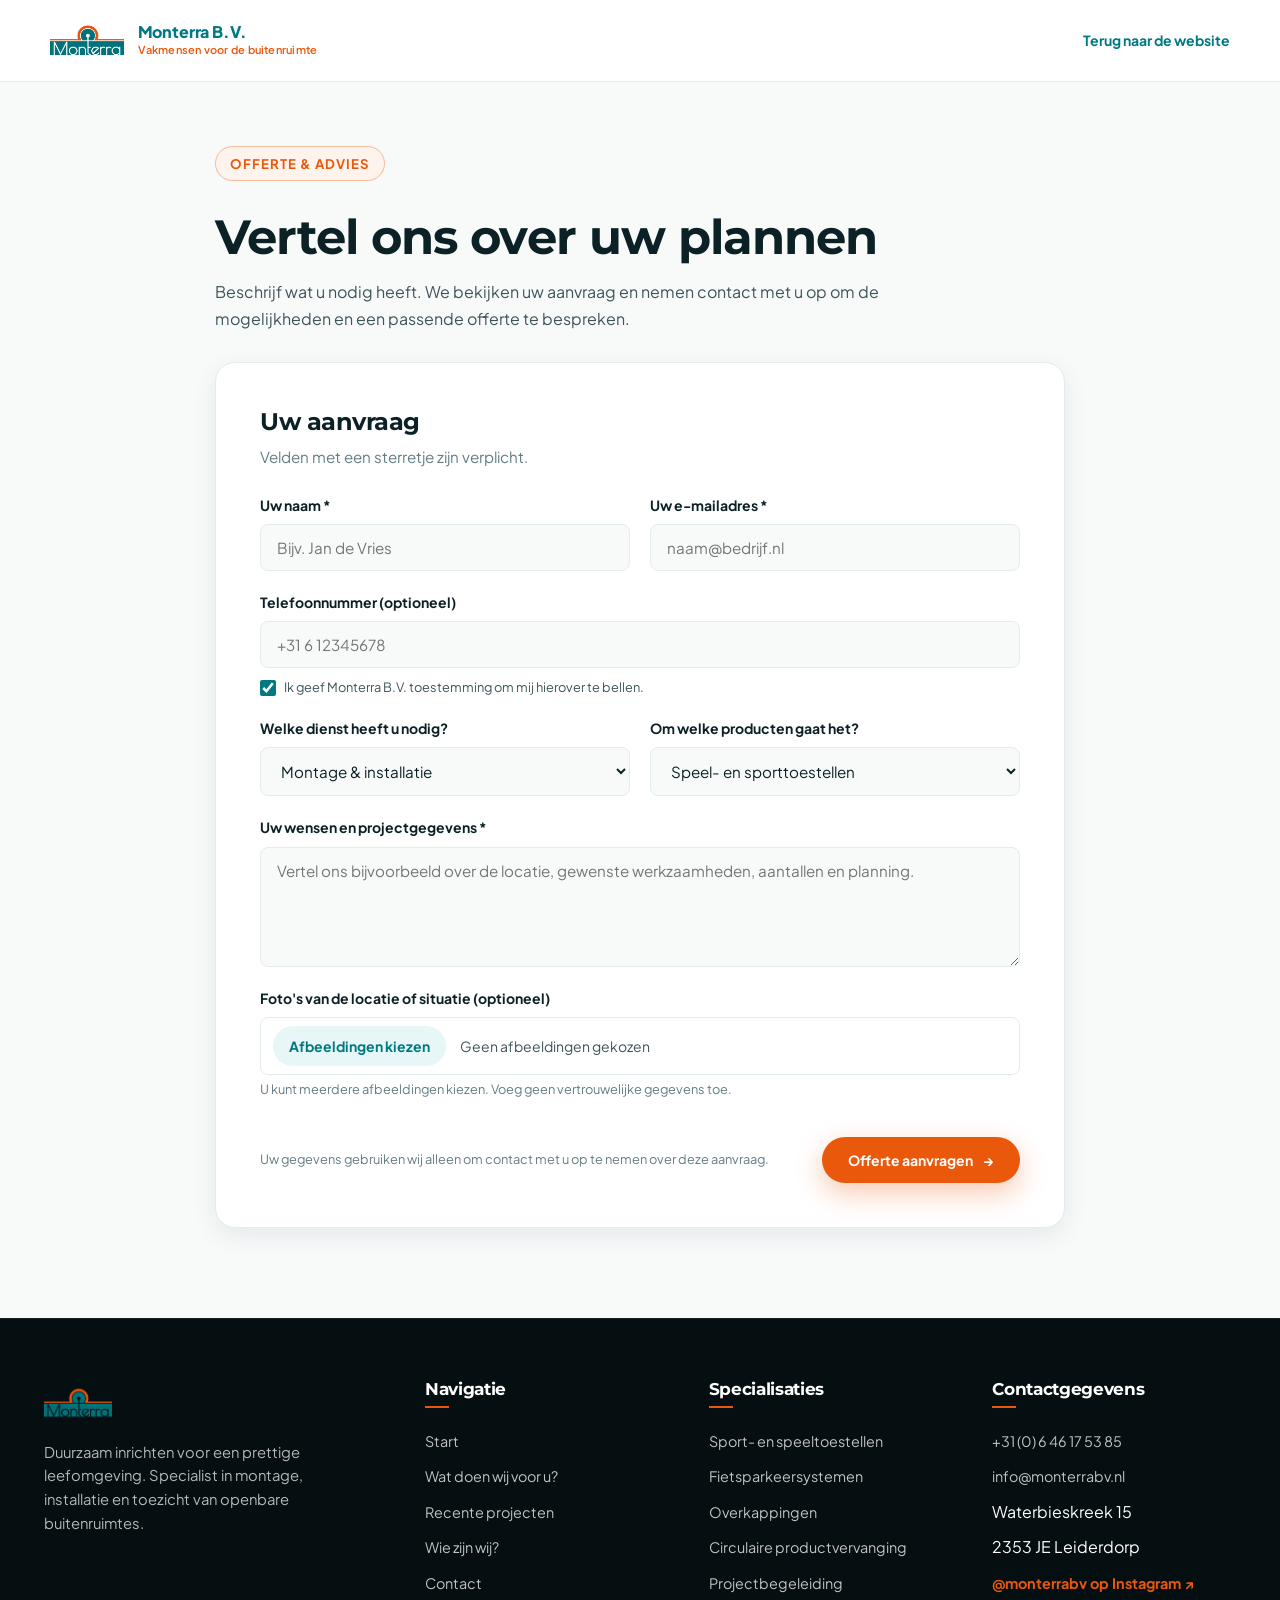
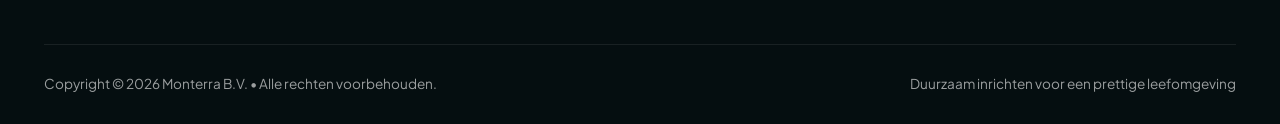
<file: offerte.html>
<!doctype html>
<html lang="nl">
<head>
  <meta charset="utf-8">
  <meta name="viewport" content="width=device-width, initial-scale=1">
  <meta name="description" content="Vraag een offerte of advies aan bij Monterra B.V.">
  <title>Offerte of advies aanvragen | Monterra B.V.</title>
  <link rel="stylesheet" href="styles.css">
</head>
<body class="quote-page">
  <header class="quote-header">
    <a href="index.html" class="brand-link" aria-label="Monterra B.V. startpagina">
      <picture>
        <source srcset="assets/optimized/monterra-logo.webp" type="image/webp">
        <img src="assets/optimized/monterra-logo.png" alt="Monterra B.V. logo" class="brand-logo-img">
      </picture>
      <div class="brand-text-block">
        <span class="brand-name">Monterra B.V.</span>
        <span class="brand-tagline-small">Vakmensen voor de buitenruimte</span>
      </div>
    </a>
    <a href="index.html#contact" class="quote-back-link">Terug naar de website</a>
  </header>
  <main class="quote-main">
    <div class="quote-intro">
      <span class="section-tag tag-orange">Offerte & advies</span>
      <h1>Vertel ons over uw plannen</h1>
      <p>Beschrijf wat u nodig heeft. We bekijken uw aanvraag en nemen contact met u op om de mogelijkheden en een passende offerte te bespreken.</p>
    </div>
    <section class="contact-form-box quote-form-box" aria-labelledby="quoteFormTitle">
      <h2 id="quoteFormTitle">Uw aanvraag</h2>
      <p>Velden met een sterretje zijn verplicht.</p>
      <form id="quoteForm">
        <div class="form-grid">
          <div class="form-group">
            <label for="quoteName" class="form-label">Uw naam *</label>
            <input type="text" id="quoteName" class="form-control" placeholder="Bijv. Jan de Vries" autocomplete="name" required>
          </div>
          <div class="form-group">
            <label for="quoteEmail" class="form-label">Uw e-mailadres *</label>
            <input type="email" id="quoteEmail" class="form-control" placeholder="naam@bedrijf.nl" autocomplete="email" required>
          </div>
          <div class="form-group full-width">
            <label for="quotePhone" class="form-label">Telefoonnummer (optioneel)</label>
            <input type="tel" id="quotePhone" class="form-control" placeholder="+31 6 12345678" autocomplete="tel">
            <div class="form-consent-inline"><input type="checkbox" id="quoteCallConsent" checked><label for="quoteCallConsent">Ik geef Monterra B.V. toestemming om mij hierover te bellen.</label></div>
          </div>
          <div class="form-group">
            <label for="quoteService" class="form-label">Welke dienst heeft u nodig?</label>
            <select id="quoteService" class="form-control">
              <option>Montage & installatie</option>
              <option>Circulair en duurzaam vervangen</option>
              <option>Projectbegeleiding en planning</option>
              <option>Onderhoudscontroles</option>
              <option>Anders, graag in overleg</option>
            </select>
          </div>
          <div class="form-group">
            <label for="quoteCategory" class="form-label">Om welke producten gaat het?</label>
            <select id="quoteCategory" class="form-control">
              <option>Speel- en sporttoestellen</option>
              <option>Overkappingen en shelters</option>
              <option>Fietsparkeren</option>
              <option>Straatmeubilair</option>
              <option>Anders, graag in overleg</option>
            </select>
          </div>
          <div class="form-group full-width">
            <label for="quoteMessage" class="form-label">Uw wensen en projectgegevens *</label>
            <textarea id="quoteMessage" class="form-control" placeholder="Vertel ons bijvoorbeeld over de locatie, gewenste werkzaamheden, aantallen en planning." required></textarea>
          </div>
          <div class="form-group full-width">
            <label for="quoteImages" class="form-label">Foto's van de locatie of situatie (optioneel)</label>
            <div class="form-file-picker">
              <input type="file" id="quoteImages" class="form-file-input" accept="image/*" multiple>
              <label for="quoteImages" class="form-file-button">Afbeeldingen kiezen</label>
              <span id="quoteImageFileNames" class="form-file-names">Geen afbeeldingen gekozen</span>
            </div>
            <span class="form-privacy-note">U kunt meerdere afbeeldingen kiezen. Voeg geen vertrouwelijke gegevens toe.</span>
            <div id="quoteImagePreview" class="quote-image-preview" aria-live="polite"></div>
          </div>
        </div>
        <div class="form-submit-row">
          <span class="form-privacy-note">Uw gegevens gebruiken wij alleen om contact met u op te nemen over deze aanvraag.</span>
          <button type="submit" class="btn-primary"><span>Offerte aanvragen</span><span aria-hidden="true">→</span></button>
        </div>
      </form>
    </section>
    <div id="quoteConfirmation" class="quote-confirmation" role="status" aria-live="polite" hidden>
      <span class="quote-confirmation-icon" aria-hidden="true">✓</span>
      <div><strong>Uw aanvraagstatus</strong><br><span class="quote-confirmation-message">Uw e-mailprogramma is geopend met uw aanvraag. Verstuur de e-mail daar om uw gegevens bij Monterra af te leveren.</span></div>
    </div>
  </main>
  <footer class="site-footer" role="contentinfo">
    <div class="container">
      <div class="footer-top">
        <div class="footer-brand">
          <picture>
            <source srcset="assets/optimized/monterra-logo.webp" type="image/webp">
            <img src="assets/optimized/monterra-logo.png" alt="Monterra B.V." style="height: 48px; width: auto;">
          </picture>
          <p>Duurzaam inrichten voor een prettige leefomgeving. Specialist in montage, installatie en toezicht van openbare buitenruimtes.</p>
        </div>
        <div class="footer-col">
          <h4>Navigatie</h4>
          <ul class="footer-links">
            <li><a href="index.html#home">Start</a></li>
            <li><a href="index.html#diensten">Wat doen wij voor u?</a></li>
            <li><a href="index.html#projecten">Recente projecten</a></li>
            <li><a href="index.html#over-ons">Wie zijn wij?</a></li>
            <li><a href="index.html#contact">Contact</a></li>
          </ul>
        </div>
        <div class="footer-col">
          <h4>Specialisaties</h4>
          <ul class="footer-links">
            <li><a href="index.html#diensten">Sport- en speeltoestellen</a></li>
            <li><a href="index.html#diensten">Fietsparkeersystemen</a></li>
            <li><a href="index.html#diensten">Overkappingen</a></li>
            <li><a href="index.html#diensten">Circulaire productvervanging</a></li>
            <li><a href="index.html#diensten">Projectbegeleiding</a></li>
          </ul>
        </div>
        <div class="footer-col">
          <h4>Contactgegevens</h4>
          <ul class="footer-links">
            <li><a href="tel:+31646175385">+31 (0) 6 46 17 53 85</a></li>
            <li><a href="mailto:info@monterrabv.nl">info@monterrabv.nl</a></li>
            <li><span>Waterbieskreek 15</span></li>
            <li><span>2353 JE Leiderdorp</span></li>
            <li><a href="https://www.instagram.com/monterrabv/" target="_blank" rel="noopener noreferrer" style="color: var(--color-primary); font-weight: 700;">@monterrabv op Instagram ↗</a></li>
          </ul>
        </div>
      </div>
      <div class="footer-bottom">
        <div>Copyright © 2026 Monterra B.V. • Alle rechten voorbehouden.</div>
        <div>Duurzaam inrichten voor een prettige leefomgeving</div>
      </div>
    </div>
  </footer>
  <script>
    document.getElementById('quoteForm').addEventListener('submit', function (event) {
      event.preventDefault();
      const value = (id) => document.getElementById(id).value.trim();
      const name = value('quoteName');
      const email = value('quoteEmail');
      const phone = value('quotePhone') || 'Niet opgegeven';
      const service = value('quoteService');
      const category = value('quoteCategory');
      const consent = document.getElementById('quoteCallConsent').checked ? 'Ja' : 'Nee';
      const message = value('quoteMessage');
      const files = Array.from(document.getElementById('quoteImages').files);
      const attachmentList = files.length ? files.map((file) => `- ${file.name}`).join('\n') : 'Geen';
      const subject = encodeURIComponent('Offerteaanvraag via de website');
      const body = `Naam: ${name}\nE-mailadres: ${email}\nTelefoonnummer: ${phone}\nToestemming om te bellen: ${consent}\nDienst: ${service}\nProductcategorie: ${category}\n\nWensen en projectgegevens:\n${message}\n\nGeselecteerde afbeeldingen:\n${attachmentList}`;
      const showConfirmation = (text) => {
        const confirmation = document.getElementById('quoteConfirmation');
        confirmation.querySelector('.quote-confirmation-message').textContent = text;
        confirmation.hidden = false;
        confirmation.scrollIntoView({ behavior: 'smooth', block: 'nearest' });
      };
      if (files.length && navigator.canShare && navigator.canShare({ files }) && navigator.share) {
        navigator.share({ files, title: 'Offerteaanvraag Monterra B.V.', text: body })
          .then(() => showConfirmation('Uw aanvraag en afbeeldingen zijn gedeeld.'))
          .catch((error) => {
            if (error.name !== 'AbortError') showConfirmation('Het delen is niet gelukt. Kies uw afbeeldingen opnieuw of neem contact met ons op via info@monterrabv.nl.');
          });
      } else {
        const imageNote = files.length ? '\n\nVoeg de geselecteerde afbeeldingen handmatig toe aan de e-mail.' : '';
        window.location.href = `mailto:info@monterrabv.nl?subject=${subject}&body=${encodeURIComponent(body + imageNote)}`;
        showConfirmation(files.length
          ? 'Uw e-mailprogramma is geopend. Voeg de geselecteerde afbeeldingen handmatig toe aan de e-mail voordat u deze verstuurt.'
          : 'Uw e-mailprogramma is geopend met uw aanvraag. Verstuur de e-mail daar om uw aanvraag bij Monterra af te leveren.');
      }
    });
    document.getElementById('quoteImages').addEventListener('change', function () {
      const preview = document.getElementById('quoteImagePreview');
      const fileNames = document.getElementById('quoteImageFileNames');
      preview.replaceChildren();
      const files = Array.from(this.files);
      fileNames.textContent = files.length
        ? `${files.length} afbeelding${files.length === 1 ? '' : 'en'} gekozen`
        : 'Geen afbeeldingen gekozen';
      files.forEach((file) => {
        if (!file.type.startsWith('image/')) return;
        const card = document.createElement('div');
        card.className = 'quote-image-item';
        const image = document.createElement('img');
        image.src = URL.createObjectURL(file);
        image.alt = `Voorbeeld van ${file.name}`;
        const caption = document.createElement('span');
        caption.textContent = file.name;
        card.append(image, caption);
        preview.append(card);
      });
      if (files.length) {
        const summary = document.createElement('p');
        summary.className = 'quote-image-count';
        summary.textContent = `${files.length} afbeelding${files.length === 1 ? '' : 'en'} geselecteerd.`;
        preview.prepend(summary);
      }
    });
  </script>
</body>
</html>
</file>
<file: styles.css>
/* ==========================================================================
   MONTERRA B.V. - MODERN PROFESSIONAL REDESIGN
   Color Palette:
   - Primary: #EA580B (Terracotta / Horizon Orange)
   - Secondary: #017982 (Ocean Pine / Deep Teal)
   - Extended Palette: Built for optimal contrast, readability, and elegance
   ========================================================================== */

@import url('https://fonts.googleapis.com/css2?family=Montserrat:ital,wght@0,300;0,400;0,500;0,600;0,700;0,800;1,400&family=Plus+Jakarta+Sans:wght@400;500;600;700;800&display=swap');

:root {
  /* Brand Core Colors */
  --color-primary: #EA580B;
  --color-primary-hover: #C84805;
  --color-primary-active: #A63A02;
  --color-primary-light: #FFF4ED;
  --color-primary-surface: #FEEADB;
  --color-primary-glow: rgba(234, 88, 11, 0.25);
  --color-primary-border: rgba(234, 88, 11, 0.35);

  --color-secondary: #017982;
  --color-secondary-hover: #015E65;
  --color-secondary-light: #E7F6F7;
  --color-secondary-surface: #D0EFF2;
  --color-secondary-glow: rgba(1, 121, 130, 0.25);
  --color-secondary-border: rgba(1, 121, 130, 0.25);

  /* Deep Tones & Canvas */
  --color-deep-base: #071518;
  --color-deep-surface: #0E252A;
  --color-deep-card: #15343B;
  --color-deep-border: rgba(255, 255, 255, 0.1);

  --color-canvas: #F8FAFA;
  --color-canvas-alt: #F0F5F6;
  --color-surface-white: #FFFFFF;
  --color-surface-border: #E2ECEE;

  /* Typography */
  --color-text-main: #0C2126;
  --color-text-body: #3E545A;
  --color-text-muted: #647D84;
  --color-text-light: #E2EFF1;
  --color-text-white: #FFFFFF;

  /* Spacing & Radii */
  --radius-sm: 8px;
  --radius-md: 14px;
  --radius-lg: 20px;
  --radius-xl: 28px;
  --radius-full: 9999px;

  /* Shadows */
  --shadow-sm: 0 2px 8px rgba(12, 33, 38, 0.04);
  --shadow-md: 0 8px 24px rgba(12, 33, 38, 0.08);
  --shadow-lg: 0 16px 40px rgba(12, 33, 38, 0.12);
  --shadow-hover: 0 20px 48px rgba(1, 121, 130, 0.15);
  --shadow-primary: 0 10px 28px rgba(234, 88, 11, 0.32);

  /* Transitions */
  --transition-fast: 180ms cubic-bezier(0.16, 1, 0.3, 1);
  --transition-normal: 280ms cubic-bezier(0.16, 1, 0.3, 1);
  --transition-slow: 450ms cubic-bezier(0.16, 1, 0.3, 1);
}

/* Base Styles */
*, *::before, *::after {
  box-sizing: border-box;
  margin: 0;
  padding: 0;
}

html {
  scroll-behavior: smooth;
  font-family: 'Plus Jakarta Sans', 'Montserrat', -apple-system, BlinkMacSystemFont, 'Segoe UI', Roboto, sans-serif;
  color: var(--color-text-main);
  background-color: var(--color-canvas);
  -webkit-font-smoothing: antialiased;
  -moz-osx-font-smoothing: grayscale;
}

body {
  line-height: 1.6;
  overflow-x: hidden;
  background-color: var(--color-canvas);
}

img {
  max-width: 100%;
  height: auto;
  display: block;
}

a {
  color: inherit;
  text-decoration: none;
  transition: color var(--transition-fast);
}

button, input, textarea, select {
  font-family: inherit;
}

.container {
  width: 100%;
  max-width: 1240px;
  margin-left: auto;
  margin-right: auto;
  padding-left: 24px;
  padding-right: 24px;
}

/* Typography Helpers */
h1, h2, h3, h4, h5, h6 {
  font-family: 'Montserrat', sans-serif;
  color: var(--color-text-main);
  line-height: 1.25;
  font-weight: 700;
  letter-spacing: -0.02em;
}

.section-tag {
  display: inline-flex;
  align-items: center;
  gap: 8px;
  padding: 6px 14px;
  background-color: var(--color-secondary-light);
  color: var(--color-secondary);
  border-radius: var(--radius-full);
  font-size: 0.825rem;
  font-weight: 700;
  text-transform: uppercase;
  letter-spacing: 0.08em;
  margin-bottom: 16px;
  border: 1px solid var(--color-secondary-border);
}

.section-tag.tag-orange {
  background-color: var(--color-primary-light);
  color: var(--color-primary);
  border-color: var(--color-primary-border);
}

.section-title {
  font-size: clamp(2rem, 3.5vw, 2.75rem);
  margin-bottom: 16px;
  color: var(--color-text-main);
}

.section-subtitle {
  font-size: 1.125rem;
  color: var(--color-text-body);
  max-width: 680px;
  line-height: 1.65;
}

/* ==========================================================================
   NAVIGATION BAR
   ========================================================================== */
.site-header {
  position: sticky;
  top: 0;
  z-index: 100;
  background: rgba(255, 255, 255, 0.92);
  backdrop-filter: blur(14px);
  -webkit-backdrop-filter: blur(14px);
  border-bottom: 1px solid var(--color-surface-border);
  transition: all var(--transition-normal);
}

.site-header.scrolled {
  box-shadow: var(--shadow-sm);
  background: rgba(255, 255, 255, 0.98);
}

.nav-container {
  display: flex;
  align-items: center;
  justify-content: space-between;
  height: 84px;
}

.brand-link {
  display: flex;
  align-items: center;
  gap: 14px;
}

.brand-logo-img {
  height: 52px;
  width: auto;
  object-fit: contain;
}

.brand-text-block {
  display: flex;
  flex-direction: column;
}

.brand-name {
  font-size: 16px;
  font-weight: 800;
  color: var(--color-secondary);
  line-height: 1.1;
  letter-spacing: -0.01em;
}

.brand-tagline-small {
  font-size: 11px;
  font-weight: 600;
  color: var(--color-primary);
  letter-spacing: 0.02em;
}

.nav-menu {
  display: flex;
  align-items: center;
  list-style: none;
  gap: 32px;
}

.nav-link {
  font-size: 14px;
  font-weight: 600;
  color: var(--color-text-body);
  padding: 8px 0;
  position: relative;
  transition: color var(--transition-fast);
}

.nav-link:hover, .nav-link.active {
  color: var(--color-secondary);
}

.nav-link::after {
  content: '';
  position: absolute;
  bottom: 0;
  left: 0;
  width: 0;
  height: 2px;
  background: var(--color-primary);
  transition: width var(--transition-fast);
  border-radius: 2px;
}

.nav-link:hover::after, .nav-link.active::after {
  width: 100%;
}

.nav-link-badge {
  display: inline-block;
  padding: 2px 7px;
  font-size: 0.675rem;
  font-weight: 700;
  background: var(--color-primary-light);
  color: var(--color-primary);
  border-radius: var(--radius-full);
  margin-left: 6px;
  vertical-align: middle;
  border: 1px solid var(--color-primary-border);
}

.nav-actions {
  display: flex;
  align-items: center;
  gap: 16px;
}

.btn-phone-quick {
  display: flex;
  align-items: center;
  height: 40px;
  gap: 8px;
  font-size: 14px;
  font-weight: 700;
  color: var(--color-secondary);
  padding: 9px 16px;
  background: var(--color-secondary-light);
  border-radius: var(--radius-full);
  border: 1px solid var(--color-secondary-border);
  transition: all var(--transition-fast);
}

.nav-actions > .btn-primary {
  height: 40px;
  padding-top: 0;
  padding-bottom: 0;
}

.btn-phone-quick:hover {
  background: var(--color-secondary);
  color: #FFFFFF;
}

.btn-phone-quick svg {
  width: 16px;
  height: 16px;
}

.btn-primary {
  display: inline-flex;
  align-items: center;
  justify-content: center;
  gap: 10px;
  background-color: var(--color-primary);
  color: #FFFFFF;
  padding: 12px 24px;
  border-radius: var(--radius-full);
  font-weight: 700;
  font-size: 14px;
  box-shadow: var(--shadow-primary);
  border: 2px solid transparent;
  cursor: pointer;
  transition: all var(--transition-fast);
}

.btn-primary:hover {
  background-color: var(--color-primary-hover);
  transform: translateY(-2px);
  box-shadow: 0 12px 30px rgba(234, 88, 11, 0.4);
}

.btn-primary:active {
  transform: translateY(0);
}

.btn-secondary {
  display: inline-flex;
  align-items: center;
  justify-content: center;
  gap: 10px;
  background-color: #FFFFFF;
  color: var(--color-secondary);
  padding: 12px 24px;
  border-radius: var(--radius-full);
  font-weight: 700;
  font-size: 0.95rem;
  border: 2px solid var(--color-secondary);
  cursor: pointer;
  transition: all var(--transition-fast);
}

.btn-secondary:hover {
  background-color: var(--color-secondary-light);
  transform: translateY(-2px);
  box-shadow: var(--shadow-sm);
}

.mobile-menu-btn {
  display: none;
  background: transparent;
  border: none;
  color: var(--color-text-main);
  padding: 8px;
  cursor: pointer;
}

.mobile-menu-btn svg {
  width: 28px;
  height: 28px;
}

/* ==========================================================================
   HERO SECTION
   ========================================================================== */
.hero-section {
  position: relative;
  padding: 70px 0 100px;
  background: radial-gradient(circle at 85% 15%, rgba(1, 121, 130, 0.08) 0%, rgba(248, 250, 250, 0) 55%),
              radial-gradient(circle at 10% 90%, rgba(234, 88, 11, 0.06) 0%, rgba(248, 250, 250, 0) 45%),
              var(--color-canvas);
  overflow: hidden;
}

.hero-grid {
  display: grid;
  grid-template-columns: 1.15fr 0.85fr;
  gap: 56px;
  align-items: center;
}

.hero-content {
  position: relative;
  z-index: 2;
}

.hero-slogan-badge {
  display: inline-flex;
  align-items: center;
  gap: 10px;
  padding: 8px 18px;
  background: #FFFFFF;
  border: 1px solid var(--color-surface-border);
  border-radius: var(--radius-full);
  margin-bottom: 24px;
  box-shadow: var(--shadow-sm);
}

.hero-slogan-badge .pulse-dot {
  width: 9px;
  height: 9px;
  background-color: var(--color-primary);
  border-radius: 50%;
  box-shadow: 0 0 0 0 rgba(234, 88, 11, 0.6);
  animation: pulseDot 2s infinite;
}

@keyframes pulseDot {
  0% { transform: scale(0.95); box-shadow: 0 0 0 0 rgba(234, 88, 11, 0.7); }
  70% { transform: scale(1); box-shadow: 0 0 0 8px rgba(234, 88, 11, 0); }
  100% { transform: scale(0.95); box-shadow: 0 0 0 0 rgba(234, 88, 11, 0); }
}

.hero-slogan-badge span {
  font-size: 0.875rem;
  font-weight: 700;
  color: var(--color-secondary);
}

.hero-title {
  font-size: clamp(2.4rem, 4.5vw, 3.75rem);
  font-weight: 800;
  color: var(--color-text-main);
  line-height: 1.12;
  letter-spacing: -0.03em;
  margin-bottom: 22px;
}

.hero-title .highlight-orange {
  color: var(--color-primary);
  position: relative;
  display: inline-block;
}

.hero-title .highlight-teal {
  color: var(--color-secondary);
}

.hero-description {
  font-size: 1.15rem;
  color: var(--color-text-body);
  line-height: 1.7;
  margin-bottom: 32px;
}

.hero-pillars {
  display: grid;
  grid-template-columns: repeat(2, 1fr);
  gap: 14px 20px;
  margin-bottom: 36px;
}

.pillar-item {
  display: flex;
  align-items: center;
  gap: 10px;
  font-size: 0.95rem;
  font-weight: 600;
  color: var(--color-text-main);
}

.pillar-item .check-icon {
  width: 22px;
  height: 22px;
  border-radius: 50%;
  background: var(--color-secondary-light);
  color: var(--color-secondary);
  display: flex;
  align-items: center;
  justify-content: center;
  flex-shrink: 0;
}

.hero-cta-group {
  display: flex;
  align-items: center;
  gap: 16px;
  flex-wrap: wrap;
  margin-bottom: 40px;
}

.hero-stats-strip {
  display: flex;
  align-items: center;
  gap: 36px;
  padding-top: 28px;
  border-top: 1px solid var(--color-surface-border);
}

.stat-item {
  display: flex;
  flex-direction: column;
}

.stat-number {
  font-size: 1.75rem;
  font-weight: 800;
  color: var(--color-secondary);
  line-height: 1.1;
  font-family: 'Montserrat', sans-serif;
}

.stat-label {
  font-size: 0.8rem;
  font-weight: 600;
  color: var(--color-text-muted);
}

/* Hero Visual Card */
.hero-visual {
  position: relative;
  z-index: 1;
}

.hero-image-wrapper {
  position: relative;
  border-radius: var(--radius-xl);
  overflow: hidden;
  box-shadow: var(--shadow-lg);
  border: 1px solid rgba(1, 121, 130, 0.15);
  background: #FFFFFF;
}

.hero-main-img {
  width: 100%;
  height: 480px;
  object-fit: cover;
  display: block;
  transition: transform var(--transition-slow);
}

.hero-image-wrapper:hover .hero-main-img {
  transform: scale(1.03);
}

.hero-image-overlay {
  position: absolute;
  inset: 0;
  background: linear-gradient(180deg, rgba(7, 21, 24, 0.1) 0%, rgba(7, 21, 24, 0.7) 100%);
  pointer-events: none;
}

.hero-overlay-content {
  position: absolute;
  bottom: 24px;
  left: 24px;
  right: 24px;
  color: #FFFFFF;
}

.hero-overlay-tag {
  display: inline-block;
  padding: 4px 12px;
  background: var(--color-primary);
  color: #FFFFFF;
  border-radius: var(--radius-full);
  font-size: 0.75rem;
  font-weight: 700;
  text-transform: uppercase;
  margin-bottom: 8px;
}

.hero-overlay-title {
  font-size: 1.25rem;
  color: #FFFFFF;
  font-weight: 700;
  margin-bottom: 4px;
}

.hero-overlay-desc {
  font-size: 0.875rem;
  color: rgba(255, 255, 255, 0.85);
}

/* Floating Badges */
.floating-glass-card {
  position: absolute;
  top: -20px;
  right: -20px;
  background: rgba(255, 255, 255, 0.95);
  backdrop-filter: blur(12px);
  padding: 14px 20px;
  border-radius: var(--radius-md);
  box-shadow: var(--shadow-md);
  border: 1px solid var(--color-surface-border);
  display: flex;
  align-items: center;
  gap: 12px;
  animation: floatCard 4s ease-in-out infinite alternate;
}

@keyframes floatCard {
  0% { transform: translateY(0); }
  100% { transform: translateY(-8px); }
}

.floating-glass-card .icon-box {
  width: 40px;
  height: 40px;
  border-radius: var(--radius-sm);
  background: var(--color-primary-light);
  color: var(--color-primary);
  display: flex;
  align-items: center;
  justify-content: center;
}

.floating-card-title {
  font-size: 0.85rem;
  font-weight: 700;
  color: var(--color-text-main);
}

.floating-card-sub {
  font-size: 0.725rem;
  color: var(--color-text-muted);
}

/* ==========================================================================
   SERVICES / "WAT DOEN WIJ VOOR U?"
   ========================================================================== */
.services-section {
  padding: 100px 0;
  background-color: #FFFFFF;
  position: relative;
}

.section-header-centered {
  text-align: center;
  max-width: 840px;
  margin: 0 auto 60px;
}

.section-header-centered .section-subtitle {
  margin: 0 auto;
}

.services-grid {
  display: grid;
  grid-template-columns: repeat(4, 1fr);
  gap: 28px;
}

.service-card {
  background: var(--color-canvas);
  border-radius: var(--radius-lg);
  padding: 36px 28px;
  border: 1px solid var(--color-surface-border);
  transition: all var(--transition-normal);
  display: flex;
  flex-direction: column;
  position: relative;
}

.service-card:hover {
  background: #FFFFFF;
  transform: translateY(-6px);
  box-shadow: var(--shadow-hover);
  border-color: var(--color-secondary-border);
}

.service-icon-wrapper {
  width: 60px;
  height: 60px;
  border-radius: var(--radius-md);
  background: var(--color-secondary-light);
  color: var(--color-secondary);
  display: flex;
  align-items: center;
  justify-content: center;
  margin-bottom: 24px;
  transition: all var(--transition-normal);
}

.service-card:hover .service-icon-wrapper {
  background: var(--color-primary);
  color: #FFFFFF;
  transform: scale(1.08);
}

.service-card h3 {
  font-size: 1.25rem;
  margin-bottom: 14px;
  color: var(--color-text-main);
}

.service-card p {
  font-size: 0.95rem;
  color: var(--color-text-body);
  line-height: 1.6;
  flex-grow: 1;
  margin-bottom: 20px;
}

.service-features-list {
  list-style: none;
  border-top: 1px solid var(--color-surface-border);
  padding-top: 16px;
  margin-top: auto;
}

.service-features-list li {
  display: flex;
  align-items: center;
  gap: 8px;
  font-size: 0.825rem;
  color: var(--color-text-muted);
  margin-bottom: 8px;
  font-weight: 500;
}

.service-features-list li svg {
  color: var(--color-primary);
  flex-shrink: 0;
}

/* Callout banner inside services */
.sustainability-banner {
  margin-top: 60px;
  background: linear-gradient(135deg, var(--color-deep-surface) 0%, var(--color-secondary) 100%);
  border-radius: var(--radius-xl);
  padding: 48px;
  color: #FFFFFF;
  display: grid;
  grid-template-columns: 1fr auto;
  gap: 36px;
  align-items: center;
  box-shadow: var(--shadow-lg);
  position: relative;
  overflow: hidden;
}

.sustainability-banner::before {
  content: '';
  position: absolute;
  top: -50%;
  right: -20%;
  width: 400px;
  height: 400px;
  border-radius: 50%;
  background: radial-gradient(circle, rgba(234, 88, 11, 0.25) 0%, transparent 70%);
  pointer-events: none;
}

.banner-content h3 {
  color: #FFFFFF;
  font-size: 1.75rem;
  margin-bottom: 14px;
}

.banner-content p {
  color: rgba(255, 255, 255, 0.9);
  font-size: 1.05rem;
  line-height: 1.65;
  max-width: 800px;
}

/* ==========================================================================
   RECENT PROJECTS SECTION (KEY REQUIREMENT)
   ========================================================================== */
.projects-section {
  padding: 110px 0;
  background: #FFFFFF;
  position: relative;
}

.projects-header-row {
  display: flex;
  justify-content: space-between;
  align-items: flex-end;
  margin-bottom: 48px;
  flex-wrap: wrap;
  gap: 24px;
}

.projects-filter-bar {
  display: flex;
  gap: 10px;
  background: #FFFFFF;
  padding: 6px;
  border-radius: var(--radius-full);
  border: 1px solid var(--color-surface-border);
  box-shadow: var(--shadow-sm);
  flex-wrap: wrap;
}

.filter-btn {
  background: transparent;
  border: none;
  padding: 8px 18px;
  border-radius: var(--radius-full);
  font-size: 0.875rem;
  font-weight: 600;
  color: var(--color-text-body);
  cursor: pointer;
  transition: all var(--transition-fast);
}

.filter-btn:hover {
  color: var(--color-secondary);
}

.filter-btn.active {
  background: var(--color-secondary);
  color: #FFFFFF;
  box-shadow: var(--shadow-sm);
}

.projects-grid {
  display: grid;
  grid-template-columns: repeat(3, 1fr);
  gap: 32px;
  margin-bottom: 56px;
}

.project-card {
  background: #FFFFFF;
  border-radius: var(--radius-lg);
  overflow: hidden;
  border: 1px solid var(--color-surface-border);
  box-shadow: var(--shadow-sm);
  transition: all var(--transition-normal);
  display: flex;
  flex-direction: column;
  cursor: pointer;
}

.project-card:hover {
  transform: translateY(-8px);
  box-shadow: var(--shadow-hover);
  border-color: var(--color-secondary-border);
}

.project-thumb-box {
  position: relative;
  height: 250px;
  overflow: hidden;
  background: #EAEAEA;
}

.project-thumb-img {
  width: 100%;
  height: 100%;
  object-fit: cover;
  transition: transform var(--transition-slow);
}

.project-card:hover .project-thumb-img {
  transform: scale(1.08);
}

.project-badge-pill {
  position: absolute;
  top: 16px;
  left: 16px;
  padding: 5px 12px;
  background: rgba(14, 37, 42, 0.85);
  backdrop-filter: blur(8px);
  color: #FFFFFF;
  border-radius: var(--radius-full);
  font-size: 0.75rem;
  font-weight: 700;
  letter-spacing: 0.04em;
  text-transform: uppercase;
}

.project-badge-pill.badge-orange {
  background: var(--color-primary);
}

.project-zoom-btn {
  position: absolute;
  bottom: 16px;
  right: 16px;
  width: 38px;
  height: 38px;
  border-radius: 50%;
  background: #FFFFFF;
  color: var(--color-text-main);
  display: flex;
  align-items: center;
  justify-content: center;
  box-shadow: var(--shadow-md);
  opacity: 0;
  transform: translateY(10px);
  transition: all var(--transition-fast);
}

.project-card:hover .project-zoom-btn {
  opacity: 1;
  transform: translateY(0);
}

.project-body {
  background: #FFFFFF;
  padding: 28px 24px;
  display: flex;
  flex-direction: column;
  flex-grow: 1;
}

.project-title {
  font-size: 1.25rem;
  font-weight: 700;
  margin-bottom: 12px;
  color: var(--color-text-main);
  transition: color var(--transition-fast);
}

.project-card:hover .project-title {
  color: var(--color-secondary);
}

.project-description {
  font-size: 0.925rem;
  color: var(--color-text-body);
  line-height: 1.6;
  margin-bottom: 20px;
  flex-grow: 1;
}

.project-meta-row {
  display: flex;
  align-items: center;
  justify-content: space-between;
  border-top: 1px solid var(--color-surface-border);
  padding-top: 16px;
  font-size: 0.85rem;
  font-weight: 600;
  color: var(--color-text-muted);
}

.project-details-link {
  color: var(--color-primary);
  display: inline-flex;
  align-items: center;
  gap: 6px;
  font-weight: 700;
}

.project-card:hover .project-details-link {
  text-decoration: underline;
}

/* ==========================================================================
   INSTAGRAM FEATURE HUB & CTA (PROMINENT REQUIREMENT)
   ========================================================================== */
.instagram-hub-card {
  background: linear-gradient(135deg, #FFFFFF 0%, var(--color-secondary-light) 100%);
  border-radius: var(--radius-xl);
  padding: 44px 48px;
  border: 2px solid var(--color-secondary-border);
  box-shadow: var(--shadow-md);
  display: flex;
  align-items: center;
  justify-content: space-between;
  gap: 36px;
  flex-wrap: wrap;
  position: relative;
  overflow: hidden;
}

.instagram-hub-card::after {
  content: '';
  position: absolute;
  top: 0;
  right: 0;
  width: 260px;
  height: 100%;
  background: radial-gradient(circle at 100% 50%, rgba(234, 88, 11, 0.12) 0%, transparent 70%);
  pointer-events: none;
}

.instagram-hub-info {
  display: flex;
  align-items: center;
  gap: 24px;
  max-width: 650px;
}

.instagram-icon-disc {
  width: 72px;
  height: 72px;
  border-radius: 20px;
  background: radial-gradient(circle at 30% 107%, #fdf497 0%, #fdf497 5%, #fd5949 45%, #d6249f 60%, #285AEB 90%);
  display: flex;
  align-items: center;
  justify-content: center;
  color: #FFFFFF;
  flex-shrink: 0;
  box-shadow: 0 10px 24px rgba(214, 36, 159, 0.3);
}

.instagram-icon-disc svg {
  width: 36px;
  height: 36px;
}

.instagram-text-wrap h3 {
  font-size: 1.45rem;
  margin-bottom: 6px;
  color: var(--color-text-main);
}

.instagram-text-wrap p {
  font-size: 0.95rem;
  color: var(--color-text-body);
  line-height: 1.55;
}

.instagram-stats-chips {
  display: flex;
  gap: 12px;
  margin-top: 10px;
  flex-wrap: wrap;
}

.ig-chip {
  font-size: 0.775rem;
  font-weight: 700;
  padding: 4px 10px;
  border-radius: var(--radius-full);
  background: rgba(1, 121, 130, 0.08);
  color: var(--color-secondary);
}

.btn-instagram-projects {
  display: inline-flex;
  align-items: center;
  gap: 12px;
  padding: 16px 32px;
  border-radius: var(--radius-full);
  background: var(--color-primary);
  color: #FFFFFF;
  font-weight: 800;
  font-size: 1.05rem;
  box-shadow: var(--shadow-primary);
  transition: all var(--transition-fast);
  white-space: nowrap;
  border: none;
}

.btn-instagram-projects:hover {
  background: var(--color-primary-hover);
  transform: translateY(-3px) scale(1.02);
  box-shadow: 0 16px 36px rgba(234, 88, 11, 0.45);
}

.btn-instagram-projects svg {
  width: 22px;
  height: 22px;
}

/* ==========================================================================
   ABOUT MONTERRA & FOUNDER'S JOURNEY ("WIE ZIJN WIJ?" & "WIE BEN IK?")
   ========================================================================== */
.about-section {
  padding: 110px 0;
  background-color: #FFFFFF;
  position: relative;
}

.about-grid {
  display: grid;
  grid-template-columns: 0.9fr 1.1fr;
  gap: 60px;
  align-items: flex-start;
}

.about-card-left {
  background: var(--color-deep-surface);
  color: #FFFFFF;
  border-radius: var(--radius-xl);
  padding: 44px;
  position: relative;
  overflow: hidden;
  box-shadow: var(--shadow-lg);
}

.about-card-left::before {
  content: '';
  position: absolute;
  top: 0;
  left: 0;
  width: 6px;
  height: 100%;
  background: var(--color-primary);
}

.about-card-left .mark-icon {
  width: 80px;
  height: 80px;
  margin-bottom: 24px;
  object-fit: contain;
}

.about-card-left h3 {
  color: #FFFFFF;
  font-size: 1.85rem;
  margin-bottom: 18px;
}

.about-quote-box {
  background: rgba(255, 255, 255, 0.08);
  border-left: 3px solid var(--color-primary);
  padding: 18px 20px;
  border-radius: 0 var(--radius-sm) var(--radius-sm) 0;
  margin-bottom: 24px;
  font-style: italic;
  font-size: 1.05rem;
  line-height: 1.6;
  color: rgba(255, 255, 255, 0.95);
}

.about-card-left p {
  color: rgba(255, 255, 255, 0.85);
  font-size: 0.975rem;
  line-height: 1.7;
  margin-bottom: 28px;
}

.about-badges-strip {
  display: flex;
  flex-direction: column;
  gap: 14px;
  border-top: 1px solid rgba(255, 255, 255, 0.12);
  padding-top: 24px;
}

.badge-row {
  display: flex;
  align-items: center;
  gap: 12px;
  font-size: 0.9rem;
  color: rgba(255, 255, 255, 0.9);
  font-weight: 600;
}

.badge-row .badge-check {
  width: 24px;
  height: 24px;
  border-radius: 50%;
  background: var(--color-primary);
  color: #FFFFFF;
  display: flex;
  align-items: center;
  justify-content: center;
  flex-shrink: 0;
}

/* Timeline on Right */
.founder-story-wrapper {
  position: relative;
}

.founder-header {
  margin-bottom: 32px;
}

.founder-timeline {
  position: relative;
  padding-left: 32px;
}

.founder-timeline::before {
  content: '';
  position: absolute;
  top: 12px;
  bottom: 24px;
  left: 9px;
  width: 3px;
  background: var(--color-secondary-surface);
  border-radius: 2px;
}

.timeline-item {
  position: relative;
  margin-bottom: 36px;
}

.timeline-item:last-child {
  margin-bottom: 0;
}

.timeline-marker {
  position: absolute;
  left: -32px;
  top: 4px;
  width: 22px;
  height: 22px;
  border-radius: 50%;
  background: #FFFFFF;
  border: 4px solid var(--color-secondary);
  box-shadow: 0 0 0 4px var(--color-secondary-light);
  transition: all var(--transition-fast);
}

.timeline-item.active .timeline-marker {
  border-color: var(--color-primary);
  box-shadow: 0 0 0 4px var(--color-primary-light);
}

.timeline-year-tag {
  display: inline-block;
  font-size: 0.8rem;
  font-weight: 800;
  color: var(--color-secondary);
  background: var(--color-secondary-light);
  padding: 3px 10px;
  border-radius: var(--radius-full);
  margin-bottom: 6px;
}

.timeline-item.active .timeline-year-tag {
  background: var(--color-primary-light);
  color: var(--color-primary);
}

.timeline-title {
  font-size: 1.2rem;
  font-weight: 700;
  margin-bottom: 8px;
  color: var(--color-text-main);
}

.timeline-desc {
  font-size: 0.95rem;
  color: var(--color-text-body);
  line-height: 1.65;
}

/* ==========================================================================
   INTERACTIVE INQUIRY & CALCULATOR HUB
   ========================================================================== */
.calculator-section {
  padding: 100px 0;
  background: linear-gradient(180deg, var(--color-canvas) 0%, #FFFFFF 100%);
}

.calculator-card {
  background: #FFFFFF;
  border-radius: var(--radius-xl);
  border: 1px solid var(--color-surface-border);
  box-shadow: var(--shadow-lg);
  padding: 48px;
  max-width: 960px;
  margin: 0 auto;
}

.calc-step-title {
  font-size: 1.1rem;
  font-weight: 700;
  color: var(--color-text-main);
  margin-bottom: 16px;
  display: flex;
  align-items: center;
  gap: 10px;
}

.calc-step-title .step-number {
  width: 28px;
  height: 28px;
  border-radius: 50%;
  background: var(--color-secondary);
  color: #FFFFFF;
  display: inline-flex;
  align-items: center;
  justify-content: center;
  font-size: 0.85rem;
}

.options-pill-grid {
  display: grid;
  grid-template-columns: repeat(auto-fit, minmax(200px, 1fr));
  gap: 14px;
  margin-bottom: 32px;
}

.pill-option {
  position: relative;
}

.pill-option input[type="radio"],
.pill-option input[type="checkbox"] {
  position: absolute;
  opacity: 0;
  pointer-events: none;
}

.pill-label {
  display: flex;
  flex-direction: column;
  padding: 16px;
  background: var(--color-canvas);
  border: 2px solid var(--color-surface-border);
  border-radius: var(--radius-md);
  cursor: pointer;
  transition: all var(--transition-fast);
}

.pill-label strong {
  font-size: 0.95rem;
  color: var(--color-text-main);
  margin-bottom: 4px;
}

.pill-label span {
  font-size: 0.8rem;
  color: var(--color-text-muted);
}

.pill-option input:checked + .pill-label {
  border-color: var(--color-secondary);
  background: var(--color-secondary-light);
}

.calc-result-box {
  background: var(--color-canvas);
  border-radius: var(--radius-md);
  padding: 24px;
  border: 1px dashed var(--color-secondary-border);
  display: flex;
  align-items: center;
  justify-content: space-between;
  gap: 20px;
  flex-wrap: wrap;
}

.calc-result-text h4 {
  font-size: 1.15rem;
  margin-bottom: 4px;
}

.calc-result-text p {
  font-size: 0.875rem;
  color: var(--color-text-body);
}

/* ==========================================================================
   CONTACT SECTION & LOCATION
   ========================================================================== */
.contact-section {
  padding: 100px 0;
  background-color: var(--color-deep-base);
  color: #FFFFFF;
  position: relative;
}

.contact-section .section-title {
  color: #FFFFFF;
}

.contact-section .section-subtitle {
  color: rgba(255, 255, 255, 0.8);
}

.contact-grid {
  display: grid;
  grid-template-columns: minmax(0, 1fr) minmax(0, 1.2fr);
  gap: 56px;
  margin-top: 50px;
  min-width: 0;
}

.contact-grid > *,
.form-grid > *,
.footer-top > * {
  min-width: 0;
}

.contact-info-col {
  min-width: 0;
  display: flex;
  flex-direction: column;
  gap: 28px;
}

.contact-card-box {
  width: 100%;
  min-width: 0;
  background: var(--color-deep-surface);
  border: 1px solid var(--color-deep-border);
  border-radius: var(--radius-lg);
  padding: 32px;
}

.contact-card-box h3 {
  color: #FFFFFF;
  font-size: 1.4rem;
  margin-bottom: 12px;
}

.contact-card-box p {
  color: rgba(255, 255, 255, 0.8);
  font-size: 0.95rem;
  line-height: 1.6;
  margin-bottom: 24px;
}

.contact-channels-list {
  list-style: none;
  display: flex;
  flex-direction: column;
  gap: 18px;
}

.channel-item {
  display: flex;
  align-items: flex-start;
  gap: 16px;
  min-width: 0;
}

.channel-info {
  min-width: 0;
  overflow-wrap: anywhere;
}

.channel-icon {
  width: 44px;
  height: 44px;
  border-radius: var(--radius-sm);
  background: rgba(234, 88, 11, 0.15);
  color: var(--color-primary);
  display: flex;
  align-items: center;
  justify-content: center;
  flex-shrink: 0;
}

.channel-info strong {
  display: block;
  font-size: 0.8rem;
  text-transform: uppercase;
  color: rgba(255, 255, 255, 0.6);
  margin-bottom: 2px;
  letter-spacing: 0.05em;
}

.channel-info a,
.channel-info span {
  font-size: 1.05rem;
  color: #FFFFFF;
  font-weight: 600;
  overflow-wrap: anywhere;
}

.channel-info a:hover {
  color: var(--color-primary);
}

/* Social buttons strip */
.social-buttons-strip {
  display: flex;
  flex-wrap: wrap;
  min-width: 0;
  gap: 12px;
  margin-top: 8px;
}

.social-btn {
  display: inline-flex;
  align-items: center;
  gap: 8px;
  padding: 10px 18px;
  border-radius: var(--radius-full);
  background: rgba(255, 255, 255, 0.08);
  color: #FFFFFF;
  font-size: 0.85rem;
  font-weight: 600;
  border: 1px solid rgba(255, 255, 255, 0.12);
  min-width: 0;
  transition: all var(--transition-fast);
}

.social-btn:hover {
  background: var(--color-primary);
  border-color: var(--color-primary);
  transform: translateY(-2px);
}

.social-btn svg {
  width: 18px;
  height: 18px;
}

/* Contact Form */
.contact-form-box {
  width: 100%;
  min-width: 0;
  background: #FFFFFF;
  border-radius: var(--radius-xl);
  padding: 44px;
  color: var(--color-text-main);
  box-shadow: var(--shadow-lg);
}

.contact-form-box h3 {
  font-size: 1.6rem;
  margin-bottom: 8px;
  color: var(--color-text-main);
}

.contact-form-box p {
  color: var(--color-text-body);
  font-size: 0.95rem;
  margin-bottom: 28px;
}

.form-grid {
  display: grid;
  grid-template-columns: repeat(2, minmax(0, 1fr));
  gap: 20px;
  margin-bottom: 20px;
}

.form-group.full-width {
  grid-column: 1 / -1;
}

.form-group {
  min-width: 0;
}

.form-label {
  display: block;
  font-size: 0.875rem;
  font-weight: 700;
  margin-bottom: 8px;
  color: var(--color-text-main);
}

.form-control {
  display: block;
  width: 100%;
  min-width: 0;
  max-width: 100%;
  padding: 13px 16px;
  border-radius: var(--radius-sm);
  border: 1.5px solid var(--color-surface-border);
  background: var(--color-canvas);
  font-size: 0.95rem;
  color: var(--color-text-main);
  transition: all var(--transition-fast);
  box-sizing: border-box;
}

.form-control:focus {
  outline: none;
  border-color: var(--color-secondary);
  background: #FFFFFF;
  box-shadow: 0 0 0 4px var(--color-secondary-light);
}

textarea.form-control {
  resize: vertical;
  min-height: 120px;
}

.form-submit-row {
  display: flex;
  align-items: center;
  justify-content: space-between;
  gap: 16px;
  flex-wrap: wrap;
}

.form-submit-row > * {
  min-width: 0;
  max-width: 100%;
}

.form-privacy-note {
  font-size: 0.8rem;
  color: var(--color-text-muted);
}

.form-consent-row {
  display: flex;
  align-items: flex-start;
  gap: 10px;
  margin-bottom: 20px;
  padding: 14px 16px;
  background: rgba(1, 121, 130, 0.08);
  border-radius: var(--radius-sm);
  border: 1px solid rgba(1, 121, 130, 0.2);
}

.form-consent-row input[type="checkbox"] {
  width: 17px;
  height: 17px;
  min-width: 17px;
  margin-top: 2px;
  accent-color: var(--color-secondary);
  cursor: pointer;
}

.form-consent-row label {
  font-size: 0.83rem;
  color: var(--color-text-body);
  line-height: 1.5;
  cursor: pointer;
}

.form-consent-inline {
  display: flex;
  align-items: flex-start;
  gap: 8px;
  margin-top: 10px;
  color: var(--color-text-body);
}

.form-consent-inline input[type="checkbox"] {
  width: 16px;
  height: 16px;
  flex: 0 0 16px;
  margin-top: 2px;
  accent-color: var(--color-secondary);
}

.form-consent-inline label {
  font-size: 0.8rem;
  line-height: 1.45;
  cursor: pointer;
}


/* ==========================================================================
   FOOTER
   ========================================================================== */
.site-footer {
  background: #050E10;
  color: #FFFFFF;
  padding: 60px 0 30px;
  border-top: 1px solid rgba(255, 255, 255, 0.08);
}

.footer-top {
  display: grid;
  grid-template-columns: 1.4fr 1fr 1fr 1fr;
  gap: 40px;
  margin-bottom: 48px;
}

.footer-brand p {
  color: rgba(255, 255, 255, 0.7);
  font-size: 0.925rem;
  line-height: 1.6;
  margin-top: 14px;
  max-width: 320px;
}

.footer-col h4 {
  color: #FFFFFF;
  font-size: 1.05rem;
  margin-bottom: 20px;
  position: relative;
  padding-bottom: 8px;
}

.footer-col h4::after {
  content: '';
  position: absolute;
  bottom: 0;
  left: 0;
  width: 24px;
  height: 2px;
  background: var(--color-primary);
}

.footer-links {
  list-style: none;
  display: flex;
  flex-direction: column;
  gap: 10px;
}

.footer-links a {
  color: rgba(255, 255, 255, 0.75);
  font-size: 0.9rem;
  transition: color var(--transition-fast);
}

.footer-links a:hover {
  color: var(--color-primary);
  padding-left: 4px;
}

.footer-bottom {
  display: flex;
  align-items: center;
  justify-content: space-between;
  padding-top: 28px;
  border-top: 1px solid rgba(255, 255, 255, 0.08);
  font-size: 0.85rem;
  color: rgba(255, 255, 255, 0.6);
  flex-wrap: wrap;
  gap: 16px;
}

/* ==========================================================================
   LIGHTBOX MODAL FOR RECENT PROJECTS
   ========================================================================== */
.project-modal {
  position: fixed;
  inset: 0;
  z-index: 9999;
  background: rgba(7, 21, 24, 0.85);
  backdrop-filter: blur(12px);
  -webkit-backdrop-filter: blur(12px);
  display: flex;
  align-items: center;
  justify-content: center;
  padding: 24px;
  opacity: 0;
  pointer-events: none;
  transition: opacity var(--transition-normal);
}

.project-modal.active {
  opacity: 1;
  pointer-events: auto;
}

.modal-dialog {
  background: #FFFFFF;
  border-radius: var(--radius-xl);
  max-width: 900px;
  width: 100%;
  max-height: 90vh;
  overflow-y: auto;
  box-shadow: 0 24px 60px rgba(0, 0, 0, 0.4);
  position: relative;
  transform: translateY(20px) scale(0.97);
  transition: transform var(--transition-normal);
}

.project-modal.active .modal-dialog {
  transform: translateY(0) scale(1);
}

.modal-close-btn {
  position: absolute;
  top: 18px;
  right: 18px;
  width: 40px;
  height: 40px;
  border-radius: 50%;
  background: rgba(0, 0, 0, 0.6);
  color: #FFFFFF;
  border: none;
  cursor: pointer;
  display: flex;
  align-items: center;
  justify-content: center;
  z-index: 10;
  transition: background var(--transition-fast);
}

.modal-close-btn:hover {
  background: var(--color-primary);
}

.modal-image-holder {
  height: 380px;
  background: #000;
  position: relative;
  overflow: hidden;
}

.modal-img {
  width: 100%;
  height: 100%;
  object-fit: cover;
}

.modal-content-area {
  padding: 36px;
}

.modal-project-tag {
  display: inline-block;
  padding: 4px 12px;
  background: var(--color-secondary-light);
  color: var(--color-secondary);
  border-radius: var(--radius-full);
  font-size: 0.8rem;
  font-weight: 700;
  margin-bottom: 12px;
}

.modal-project-title {
  font-size: 1.75rem;
  margin-bottom: 14px;
}

.modal-project-desc {
  font-size: 1.05rem;
  color: var(--color-text-body);
  line-height: 1.7;
  margin-bottom: 24px;
}

.modal-specs-grid {
  display: grid;
  grid-template-columns: repeat(3, 1fr);
  gap: 16px;
  background: var(--color-canvas);
  border-radius: var(--radius-md);
  padding: 20px;
  margin-bottom: 28px;
}

.spec-cell strong {
  display: block;
  font-size: 0.75rem;
  text-transform: uppercase;
  color: var(--color-text-muted);
  letter-spacing: 0.05em;
  margin-bottom: 4px;
}

.spec-cell span {
  font-size: 0.95rem;
  font-weight: 700;
  color: var(--color-text-main);
}

.modal-actions-bar {
  display: flex;
  align-items: center;
  justify-content: space-between;
  gap: 16px;
  flex-wrap: wrap;
  border-top: 1px solid var(--color-surface-border);
  padding-top: 20px;
}

/* ==========================================================================
   STICKY MOBILE QUICK ACTION BAR
   ========================================================================== */
.sticky-mobile-bar {
  display: none;
  position: fixed;
  bottom: 0;
  left: 0;
  right: 0;
  z-index: 99;
  background: rgba(255, 255, 255, 0.96);
  backdrop-filter: blur(12px);
  border-top: 1px solid var(--color-surface-border);
  padding: 10px 16px;
  box-shadow: 0 -4px 16px rgba(0, 0, 0, 0.08);
}

.mobile-bar-actions {
  display: flex;
  gap: 10px;
}

.mobile-bar-actions a {
  flex: 1;
  text-align: center;
  padding: 10px;
  font-size: 0.85rem;
  font-weight: 700;
  border-radius: var(--radius-sm);
  display: flex;
  align-items: center;
  justify-content: center;
  gap: 6px;
}

.mobile-btn-phone {
  background: var(--color-secondary-light);
  color: var(--color-secondary);
}

.mobile-btn-ig {
  background: var(--color-primary);
  color: #FFFFFF;
}

/* ==========================================================================
   TOAST NOTIFICATION
   ========================================================================== */
.toast-notice {
  position: fixed;
  bottom: 30px;
  right: 30px;
  z-index: 10000;
  background: var(--color-deep-surface);
  color: #FFFFFF;
  padding: 16px 24px 16px 20px;
  border-radius: var(--radius-md);
  box-shadow: var(--shadow-lg);
  border-left: 4px solid #22c55e;
  display: flex;
  align-items: flex-start;
  gap: 12px;
  transform: translateY(100px);
  opacity: 0;
  transition: all var(--transition-normal);
  pointer-events: none;
  max-width: 380px;
}

.toast-notice.show {
  transform: translateY(0);
  opacity: 1;
  pointer-events: auto;
}

.toast-close-btn {
  background: none;
  border: none;
  color: rgba(255,255,255,0.6);
  cursor: pointer;
  font-size: 20px;
  line-height: 1;
  padding: 0 0 0 8px;
  margin-left: auto;
  flex-shrink: 0;
  transition: color var(--transition-fast);
}

.toast-close-btn:hover {
  color: #ffffff;
}

.toast-notice .toast-text {
  flex: 1;
}

.quote-page {
  min-height: 100vh;
  background: var(--color-canvas);
}

.quote-header {
  min-height: 82px;
  display: flex;
  align-items: center;
  justify-content: space-between;
  gap: 20px;
  padding: 12px max(24px, calc((100vw - 1180px) / 2));
  background: #fff;
  border-bottom: 1px solid var(--color-surface-border);
}

.quote-header .brand-logo-img { height: 52px; }
.quote-back-link { color: var(--color-secondary); font-size: 14px; font-weight: 700; }
.quote-main { width: min(850px, calc(100% - 40px)); margin: 0 auto; padding: 64px 0 90px; }
.quote-intro { max-width: 680px; margin-bottom: 30px; }
.quote-intro h1 { margin: 14px 0; font-size: clamp(2rem, 4vw, 3rem); line-height: 1.1; }
.quote-intro p { color: var(--color-text-body); line-height: 1.7; }
.quote-form-box { padding: clamp(24px, 5vw, 44px); background: #fff; border: 1px solid var(--color-surface-border); border-radius: var(--radius-lg); box-shadow: var(--shadow-md); }
.quote-form-box { width: 100%; min-width: 0; }
.quote-form-box h2 { font-size: 1.5rem; margin-bottom: 8px; }
.quote-form-box > p { margin-bottom: 24px; color: var(--color-text-muted); }
.quote-form-box .form-submit-row { margin-top: 22px; }
.form-file-picker { display: flex; align-items: center; gap: 14px; min-height: 54px; padding: 8px 12px; border: 1px solid var(--color-surface-border); border-radius: var(--radius-sm); background: #FFFFFF; }
.form-file-input { position: absolute; width: 1px; height: 1px; padding: 0; margin: -1px; overflow: hidden; clip: rect(0, 0, 0, 0); white-space: nowrap; clip-path: inset(50%); border: 0; }
.form-file-button { display: inline-flex; align-items: center; justify-content: center; min-height: 40px; padding: 8px 16px; border-radius: var(--radius-full); background: var(--color-secondary-light); color: var(--color-secondary); font-size: 0.875rem; font-weight: 700; cursor: pointer; white-space: nowrap; }
.form-file-input:focus-visible + .form-file-button { outline: 3px solid var(--color-secondary); outline-offset: 2px; }
.form-file-names { min-width: 0; overflow: hidden; color: var(--color-text-body); font-size: 0.875rem; text-overflow: ellipsis; white-space: nowrap; }
.quote-image-preview { display: grid; grid-template-columns: repeat(auto-fill, minmax(110px, 1fr)); gap: 12px; margin-top: 14px; }
.quote-image-count { grid-column: 1 / -1; color: var(--color-secondary); font-size: 0.85rem; font-weight: 700; }
.quote-image-item { min-width: 0; overflow: hidden; border: 1px solid var(--color-surface-border); border-radius: var(--radius-sm); background: #FFFFFF; }
.quote-image-item img { display: block; width: 100%; height: 88px; object-fit: cover; }
.quote-image-item span { display: block; overflow: hidden; padding: 6px 8px; color: var(--color-text-body); font-size: 0.72rem; text-overflow: ellipsis; white-space: nowrap; }
.quote-confirmation { display: flex; gap: 14px; margin-top: 20px; padding: 18px; border-left: 4px solid #22c55e; border-radius: var(--radius-sm); background: #effaf2; color: var(--color-text-body); line-height: 1.55; }
.quote-confirmation[hidden] { display: none; }
.quote-confirmation-icon { display: grid; place-items: center; width: 28px; height: 28px; flex: 0 0 28px; border-radius: 50%; color: #fff; background: #22c55e; font-weight: 800; }


/* ==========================================================================
   RESPONSIVE DESIGN BREAKPOINTS
   ========================================================================== */
@media (max-width: 1024px) {
  .hero-grid {
    grid-template-columns: 1fr;
    gap: 40px;
  }

  .hero-visual {
    max-width: 600px;
    margin: 0 auto;
  }

  .services-grid {
    grid-template-columns: repeat(2, minmax(0, 1fr));
  }

  .projects-grid {
    grid-template-columns: repeat(2, minmax(0, 1fr));
  }

  .about-grid {
    grid-template-columns: minmax(0, 1fr);
  }

  .contact-grid {
    grid-template-columns: minmax(0, 1fr);
  }

  .footer-top {
    grid-template-columns: repeat(2, minmax(0, 1fr));
  }

  .sustainability-banner {
    grid-template-columns: 1fr;
  }
}

@media (max-width: 768px) {
  .nav-menu {
    position: fixed;
    top: 84px;
    left: 0;
    right: 0;
    background: #FFFFFF;
    flex-direction: column;
    padding: 32px 24px;
    gap: 20px;
    box-shadow: var(--shadow-md);
    transform: translateY(-150%);
    transition: transform var(--transition-normal);
    border-bottom: 1px solid var(--color-surface-border);
  }

  .nav-menu.open {
    transform: translateY(0);
  }

  .mobile-menu-btn {
    display: block;
  }

  .btn-phone-quick, .nav-actions .btn-primary {
    display: none;
  }

  .services-grid {
    grid-template-columns: minmax(0, 1fr);
  }

  .projects-grid {
    grid-template-columns: minmax(0, 1fr);
  }

  .projects-header-row {
    flex-direction: column;
    align-items: flex-start;
  }

  .instagram-hub-card {
    padding: 32px 24px;
    flex-direction: column;
    align-items: flex-start;
  }

  .btn-instagram-projects {
    width: 100%;
    justify-content: center;
  }

  .form-grid {
    grid-template-columns: 1fr;
  }

  .contact-form-box {
    padding: 28px 20px;
  }

  .modal-specs-grid {
    grid-template-columns: 1fr;
  }

  .sticky-mobile-bar {
    display: block;
  }

  .footer-top {
    grid-template-columns: minmax(0, 1fr);
  }

  .contact-grid,
  .contact-info-col,
  .contact-card-box,
  .contact-form-box,
  .quote-form-box,
  .form-group,
  .service-card,
  .project-card,
  .project-body,
  .about-card-left,
  .calculator-card,
  .instagram-hub-card {
    min-width: 0;
    max-width: 100%;
  }

  .contact-grid > *,
  .form-grid > *,
  .footer-top > * {
    min-width: 0;
    max-width: 100%;
  }

  .form-submit-row {
    align-items: stretch;
    flex-direction: column;
  }

  .form-submit-row .btn-primary,
  .form-submit-row button {
    width: 100%;
    max-width: 100%;
    justify-content: center;
  }
}

@media (max-width: 460px) {
  .container {
    padding-left: 16px;
    padding-right: 16px;
  }

  .nav-container {
    padding-left: 16px;
    padding-right: 16px;
  }

  .quote-header {
    padding-left: 16px;
    padding-right: 16px;
  }

  .quote-main {
    width: 100%;
    padding: 36px 16px 48px;
  }

  .nav-menu {
    padding-left: 16px;
    padding-right: 16px;
  }

  .service-card,
  .floating-glass-card,
  .project-body,
  .about-card-left,
  .about-quote-box,
  .sustainability-banner,
  .instagram-hub-card,
  .calculator-card,
  .calc-result-box,
  .contact-card-box,
  .contact-form-box,
  .quote-form-box,
  .quote-confirmation {
    padding-left: 16px;
    padding-right: 16px;
  }

  .form-grid {
    grid-template-columns: minmax(0, 1fr);
  }

  .contact-section {
    padding-top: 64px;
    padding-bottom: 64px;
  }

  .contact-card-box,
  .contact-form-box,
  .quote-form-box {
    box-sizing: border-box;
  }

  .form-consent-inline {
    min-width: 0;
    max-width: 100%;
  }

  .form-consent-inline label {
    overflow-wrap: anywhere;
  }

  .form-file-picker {
    flex-wrap: wrap;
    gap: 8px 12px;
  }

  .form-file-names {
    flex: 1 1 140px;
  }

  .btn-instagram-projects {
    gap: 8px;
    padding: 14px 12px;
    font-size: 0.95rem;
    white-space: normal;
    text-align: center;
  }
}
</file>
